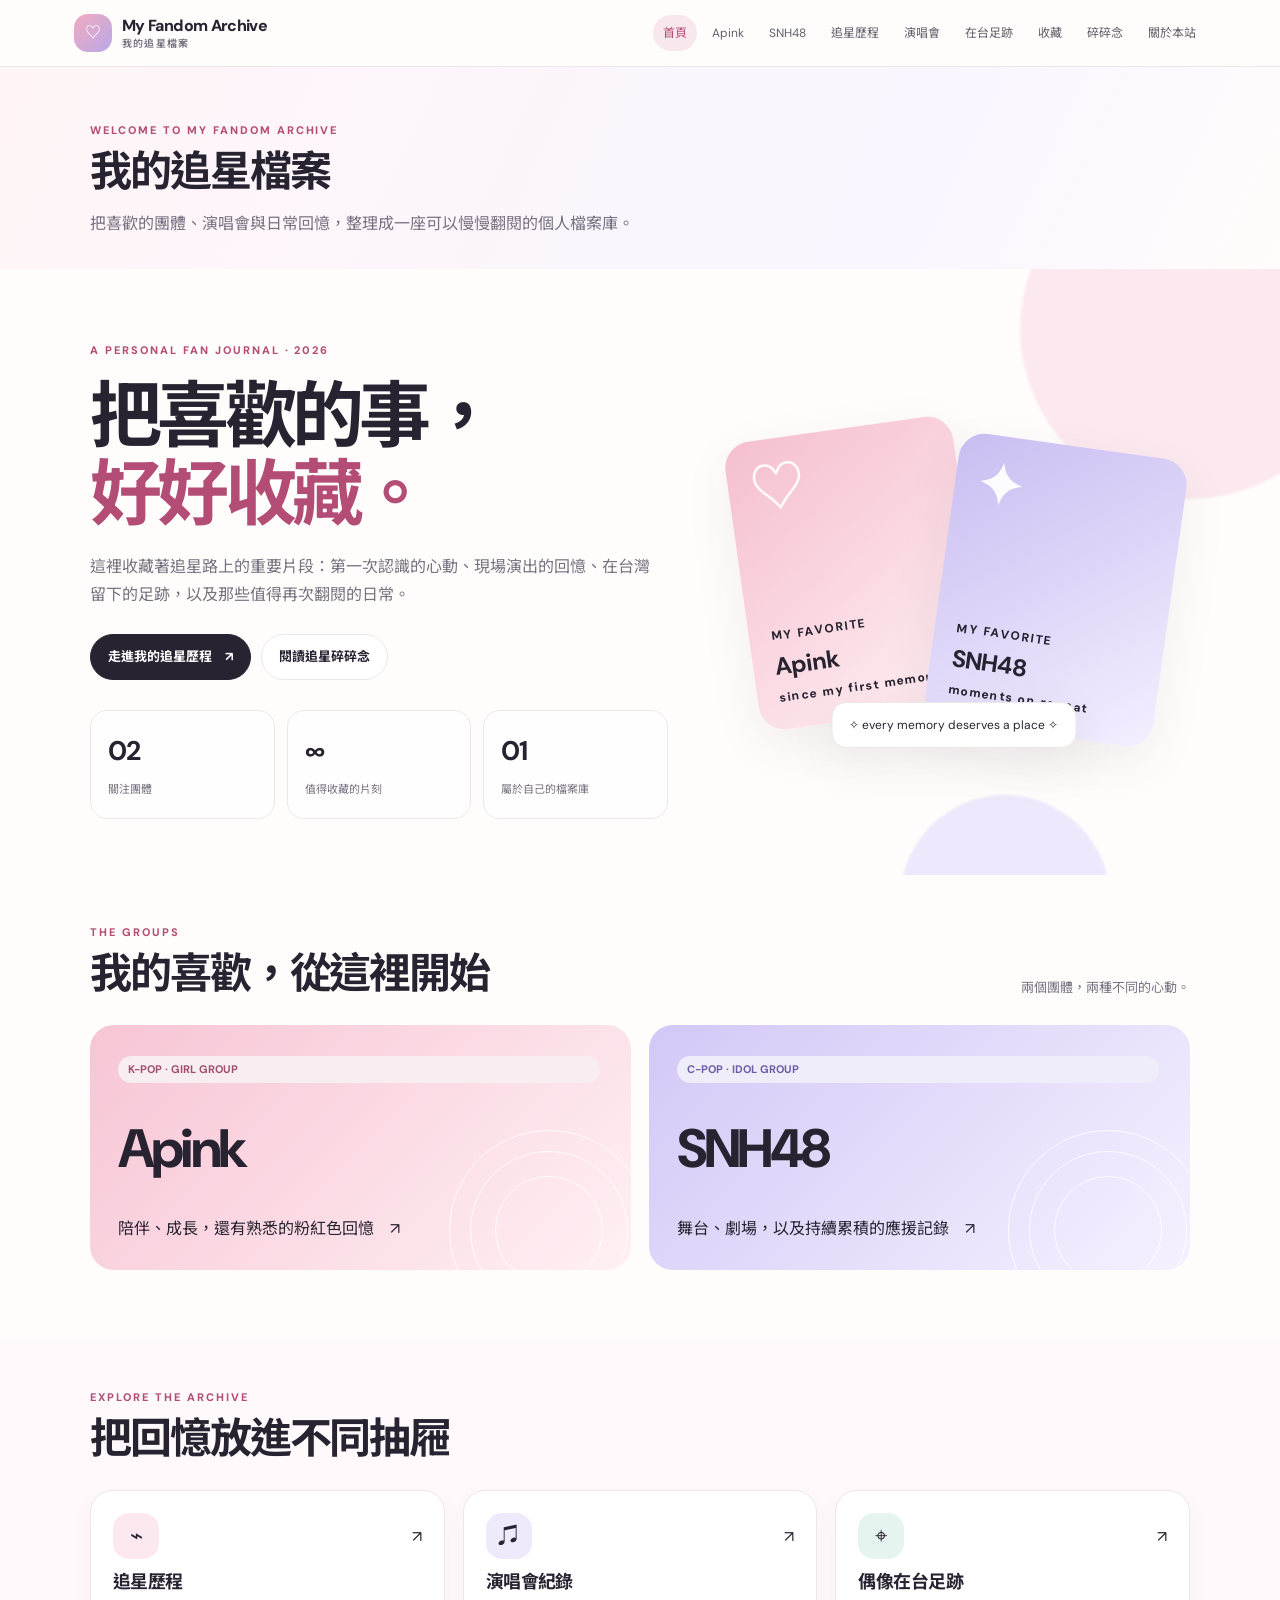
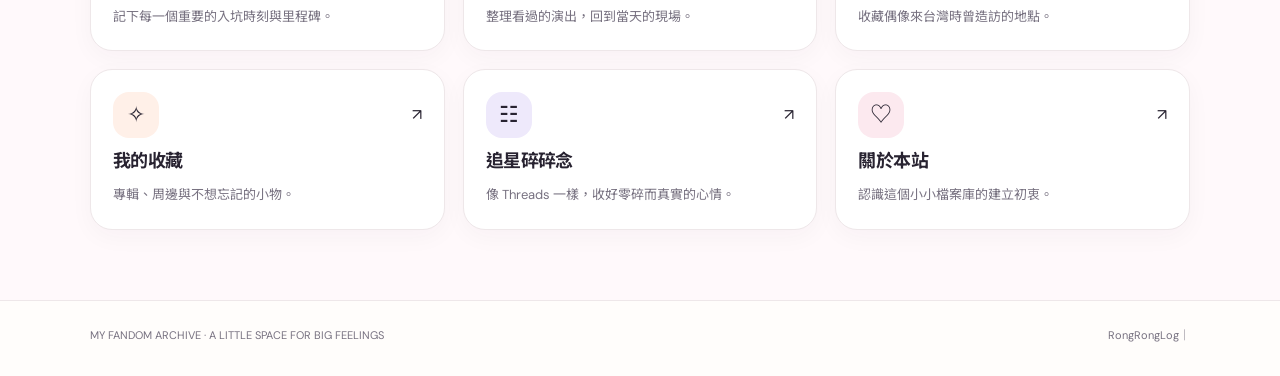
<file: index.html>
<!doctype html>
<html lang="zh-Hant">

<head>
    <meta charset="utf-8">
    <meta name="viewport" content="width=device-width,initial-scale=1">
    <meta name="description" content="把喜歡的團體、演唱會與日常回憶，整理成一座可以慢慢翻閱的個人檔案庫。">
    <title>我的追星檔案｜My Fandom Archive</title>
    <link rel="stylesheet" href="styles.css">
</head>

<body>
    <header class="site-header">
        <div class="nav-wrap"><a class="brand" href="index.html"><span class="brand-mark">♡</span><span
                    class="brand-name">My Fandom Archive<small>我的追星檔案</small></span></a><button class="menu-toggle"
                aria-label="開啟導覽選單" aria-expanded="false">☰</button>
            <nav class="nav"><a href="index.html">首頁</a><a href="apink.html">Apink</a><a href="snh48.html">SNH48</a><a
                    href="journey.html">追星歷程</a><a href="concerts.html">演唱會</a><a href="taiwan.html">在台足跡</a><a
                    href="collection.html">收藏</a><a href="notes.html">碎碎念</a><a href="about.html">關於本站</a></nav>
        </div>
    </header>
    <main>
        <section class="page-heading">
            <div class="container">
                <div class="eyebrow">WELCOME TO MY FANDOM ARCHIVE</div>
                <h1>我的追星檔案</h1>
                <p>把喜歡的團體、演唱會與日常回憶，整理成一座可以慢慢翻閱的個人檔案庫。</p>
            </div>
        </section>
        <section class="hero">
            <div class="container hero-grid">
                <div>
                    <div class="eyebrow">A PERSONAL FAN JOURNAL · 2026</div>
                    <h1>把喜歡的事，<br><span>好好收藏。</span></h1>
                    <p>這裡收藏著追星路上的重要片段：第一次認識的心動、現場演出的回憶、在台灣留下的足跡，以及那些值得再次翻閱的日常。</p>
                    <div class="button-row"><a class="btn" href="journey.html">走進我的追星歷程　↗</a><a class="btn secondary"
                            href="notes.html">閱讀追星碎碎念</a></div>
                    <div class="stats">
                        <div class="stat"><strong>02</strong><span>關注團體</span></div>
                        <div class="stat"><strong>∞</strong><span>值得收藏的片刻</span></div>
                        <div class="stat"><strong>01</strong><span>屬於自己的檔案庫</span></div>
                    </div>
                </div>
                <div class="hero-art">
                    <div class="art-card one">
                        <div class="art-symbol">♡</div>
                        <div class="art-label">MY FAVORITE<br><strong>Apink</strong><span>since my first memory</span>
                        </div>
                    </div>
                    <div class="art-card two">
                        <div class="art-symbol">✦</div>
                        <div class="art-label">MY FAVORITE<br><strong>SNH48</strong><span>moments on repeat</span></div>
                    </div>
                    <div class="floating-note">✧ every memory deserves a place ✧</div>
                </div>
            </div>
        </section>
        <section class="section">
            <div class="container">
                <div class="section-head">
                    <div>
                        <div class="eyebrow">THE GROUPS</div>
                        <h2>我的喜歡，從這裡開始</h2>
                    </div>
                    <p>兩個團體，兩種不同的心動。</p>
                </div>
                <div class="grid two"><a href="apink.html" class="group-banner apink"><span class="tag">K-POP · GIRL
                            GROUP</span><span class="big-word">Apink</span><span>陪伴、成長，還有熟悉的粉紅色回憶　↗</span>
                        <div class="orbit"></div>
                    </a><a href="snh48.html" class="group-banner snh"><span class="tag lav">C-POP · IDOL
                            GROUP</span><span class="big-word">SNH48</span><span>舞台、劇場，以及持續累積的應援記錄　↗</span>
                        <div class="orbit"></div>
                    </a></div>
            </div>
        </section>
        <section class="section" style="background:#fff9fb">
            <div class="container">
                <div class="section-head">
                    <div>
                        <div class="eyebrow">EXPLORE THE ARCHIVE</div>
                        <h2>把回憶放進不同抽屜</h2>
                    </div>
                </div>
                <div class="grid three"><a class="card" href="journey.html">
                        <div class="card-top"><span class="icon-box ">⌁</span><span>↗</span></div>
                        <h3>追星歷程</h3>
                        <p>記下每一個重要的入坑時刻與里程碑。</p>
                    </a><a class="card" href="concerts.html">
                        <div class="card-top"><span class="icon-box lav">♫</span><span>↗</span></div>
                        <h3>演唱會紀錄</h3>
                        <p>整理看過的演出，回到當天的現場。</p>
                    </a><a class="card" href="taiwan.html">
                        <div class="card-top"><span class="icon-box mint">⌖</span><span>↗</span></div>
                        <h3>偶像在台足跡</h3>
                        <p>收藏偶像來台灣時曾造訪的地點。</p>
                    </a><a class="card" href="collection.html">
                        <div class="card-top"><span class="icon-box peach">✧</span><span>↗</span></div>
                        <h3>我的收藏</h3>
                        <p>專輯、周邊與不想忘記的小物。</p>
                    </a><a class="card" href="notes.html">
                        <div class="card-top"><span class="icon-box lav">☷</span><span>↗</span></div>
                        <h3>追星碎碎念</h3>
                        <p>像 Threads 一樣，收好零碎而真實的心情。</p>
                    </a><a class="card" href="about.html">
                        <div class="card-top"><span class="icon-box ">♡</span><span>↗</span></div>
                        <h3>關於本站</h3>
                        <p>認識這個小小檔案庫的建立初衷。</p>
                    </a></div>
            </div>
        </section>
    </main>
    <footer class="footer">
        <div class="container footer-inner"><span>MY FANDOM ARCHIVE · A LITTLE SPACE FOR BIG
                FEELINGS</span><span>RongRongLog｜</span></div>
    </footer>
    <script src="script.js"></script>
</body>

</html>
</file>
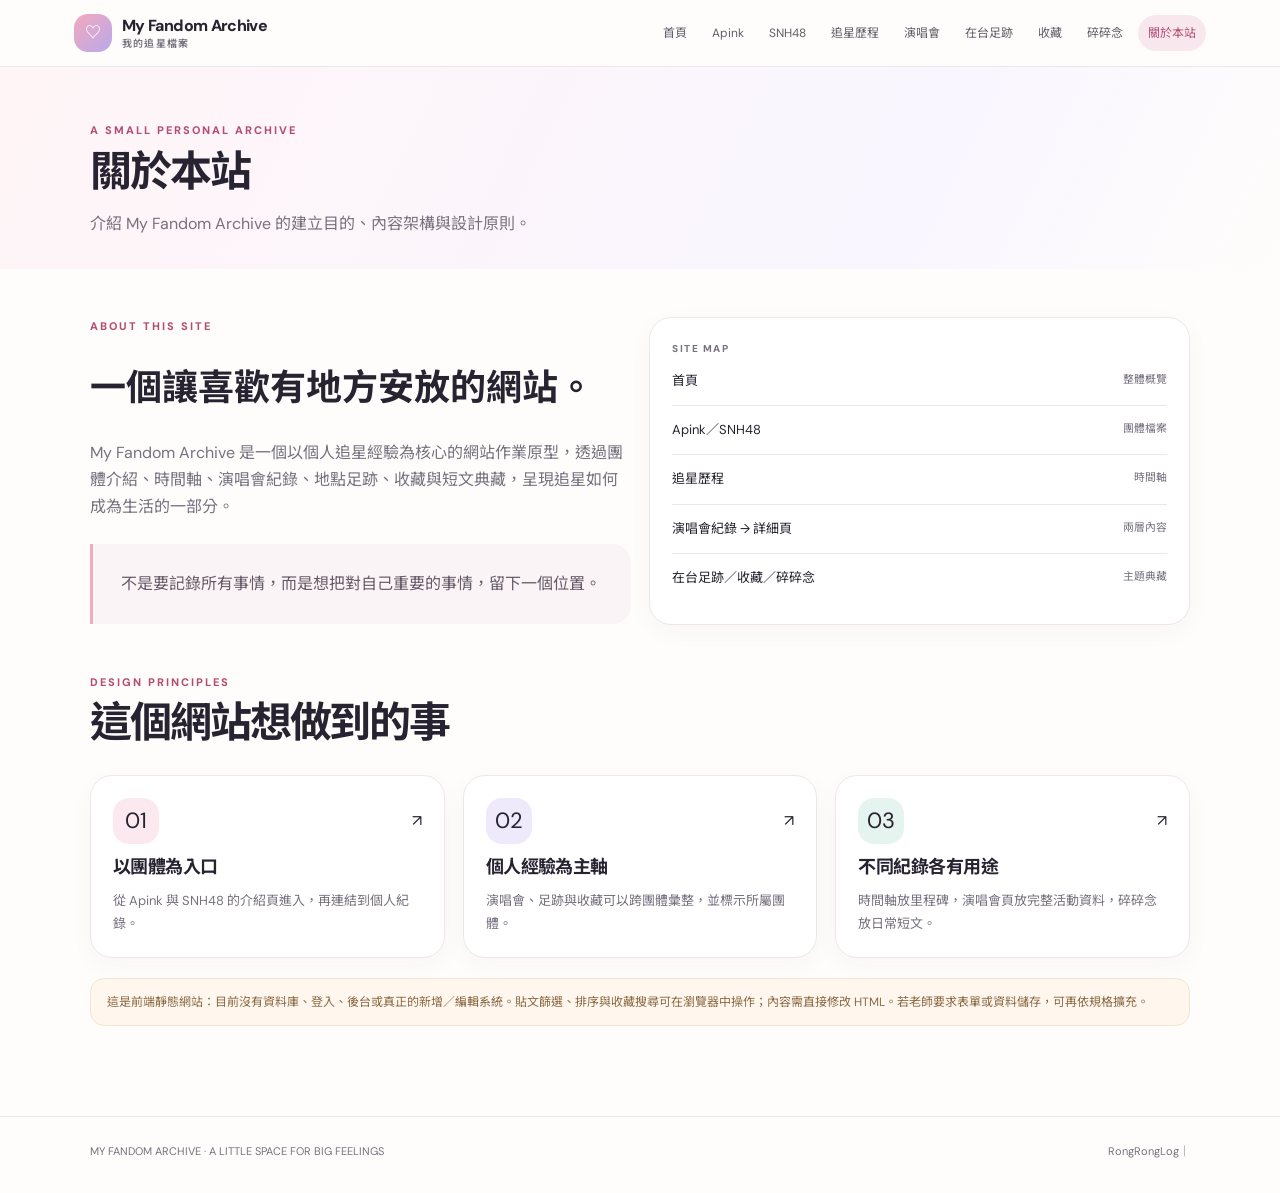
<file: about.html>
<!doctype html>
<html lang="zh-Hant">

<head>
    <meta charset="utf-8">
    <meta name="viewport" content="width=device-width,initial-scale=1">
    <meta name="description" content="介紹 My Fandom Archive 的建立目的、內容架構與設計原則。">
    <title>關於本站｜My Fandom Archive</title>
    <link rel="stylesheet" href="styles.css">
</head>
<body>
    <header class="site-header">
        <div class="nav-wrap"><a class="brand" href="index.html"><span class="brand-mark">♡</span><span
                    class="brand-name">My Fandom Archive<small>我的追星檔案</small></span></a><button class="menu-toggle"
                aria-label="開啟導覽選單" aria-expanded="false">☰</button>
            <nav class="nav"><a href="index.html">首頁</a><a href="apink.html">Apink</a><a href="snh48.html">SNH48</a><a
                    href="journey.html">追星歷程</a><a href="concerts.html">演唱會</a><a href="taiwan.html">在台足跡</a><a
                    href="collection.html">收藏</a><a href="notes.html">碎碎念</a><a href="about.html">關於本站</a></nav>
        </div>
    </header>
    <main>
        <section class="page-heading">
            <div class="container">
                <div class="eyebrow">A SMALL PERSONAL ARCHIVE</div>
                <h1>關於本站</h1>
                <p>介紹 My Fandom Archive 的建立目的、內容架構與設計原則。</p>
            </div>
        </section>
        <section class="section">
            <div class="container">
                <div class="grid two">
                    <div>
                        <div class="eyebrow">ABOUT THIS SITE</div>
                        <h2 style="font-size:36px;line-height:1.2">一個讓喜歡有地方安放的網站。</h2>
                        <p style="color:var(--muted)">My Fandom Archive
                            是一個以個人追星經驗為核心的網站作業原型，透過團體介紹、時間軸、演唱會紀錄、地點足跡、收藏與短文典藏，呈現追星如何成為生活的一部分。</p>
                        <div class="quote" style="margin-top:24px">不是要記錄所有事情，而是想把對自己重要的事情，留下一個位置。</div>
                    </div>
                    <div class="card">
                        <div class="smallcaps">SITE MAP</div>
                        <ul class="list">
                            <li><span>首頁</span><small>整體概覽</small></li>
                            <li><span>Apink／SNH48</span><small>團體檔案</small></li>
                            <li><span>追星歷程</span><small>時間軸</small></li>
                            <li><span>演唱會紀錄 → 詳細頁</span><small>兩層內容</small></li>
                            <li><span>在台足跡／收藏／碎碎念</span><small>主題典藏</small></li>
                        </ul>
                    </div>
                </div>
                <div class="section-head" style="margin-top:48px">
                    <div>
                        <div class="eyebrow">DESIGN PRINCIPLES</div>
                        <h2>這個網站想做到的事</h2>
                    </div>
                </div>
                <div class="grid three"><a class="card" href="apink.html">
                        <div class="card-top"><span class="icon-box ">01</span><span>↗</span></div>
                        <h3>以團體為入口</h3>
                        <p>從 Apink 與 SNH48 的介紹頁進入，再連結到個人紀錄。</p>
                    </a><a class="card" href="concerts.html">
                        <div class="card-top"><span class="icon-box lav">02</span><span>↗</span></div>
                        <h3>個人經驗為主軸</h3>
                        <p>演唱會、足跡與收藏可以跨團體彙整，並標示所屬團體。</p>
                    </a><a class="card" href="notes.html">
                        <div class="card-top"><span class="icon-box mint">03</span><span>↗</span></div>
                        <h3>不同紀錄各有用途</h3>
                        <p>時間軸放里程碑，演唱會頁放完整活動資料，碎碎念放日常短文。</p>
                    </a></div>
                <div class="notice">這是前端靜態網站：目前沒有資料庫、登入、後台或真正的新增／編輯系統。貼文篩選、排序與收藏搜尋可在瀏覽器中操作；內容需直接修改
                    HTML。若老師要求表單或資料儲存，可再依規格擴充。</div>
            </div>
        </section>
    </main>
    <footer class="footer">
        <div class="container footer-inner"><span>MY FANDOM ARCHIVE · A LITTLE SPACE FOR BIG
                FEELINGS</span><span>RongRongLog｜</span></div>
    </footer>
    <script src="script.js"></script>
</body>

</html>
</file>
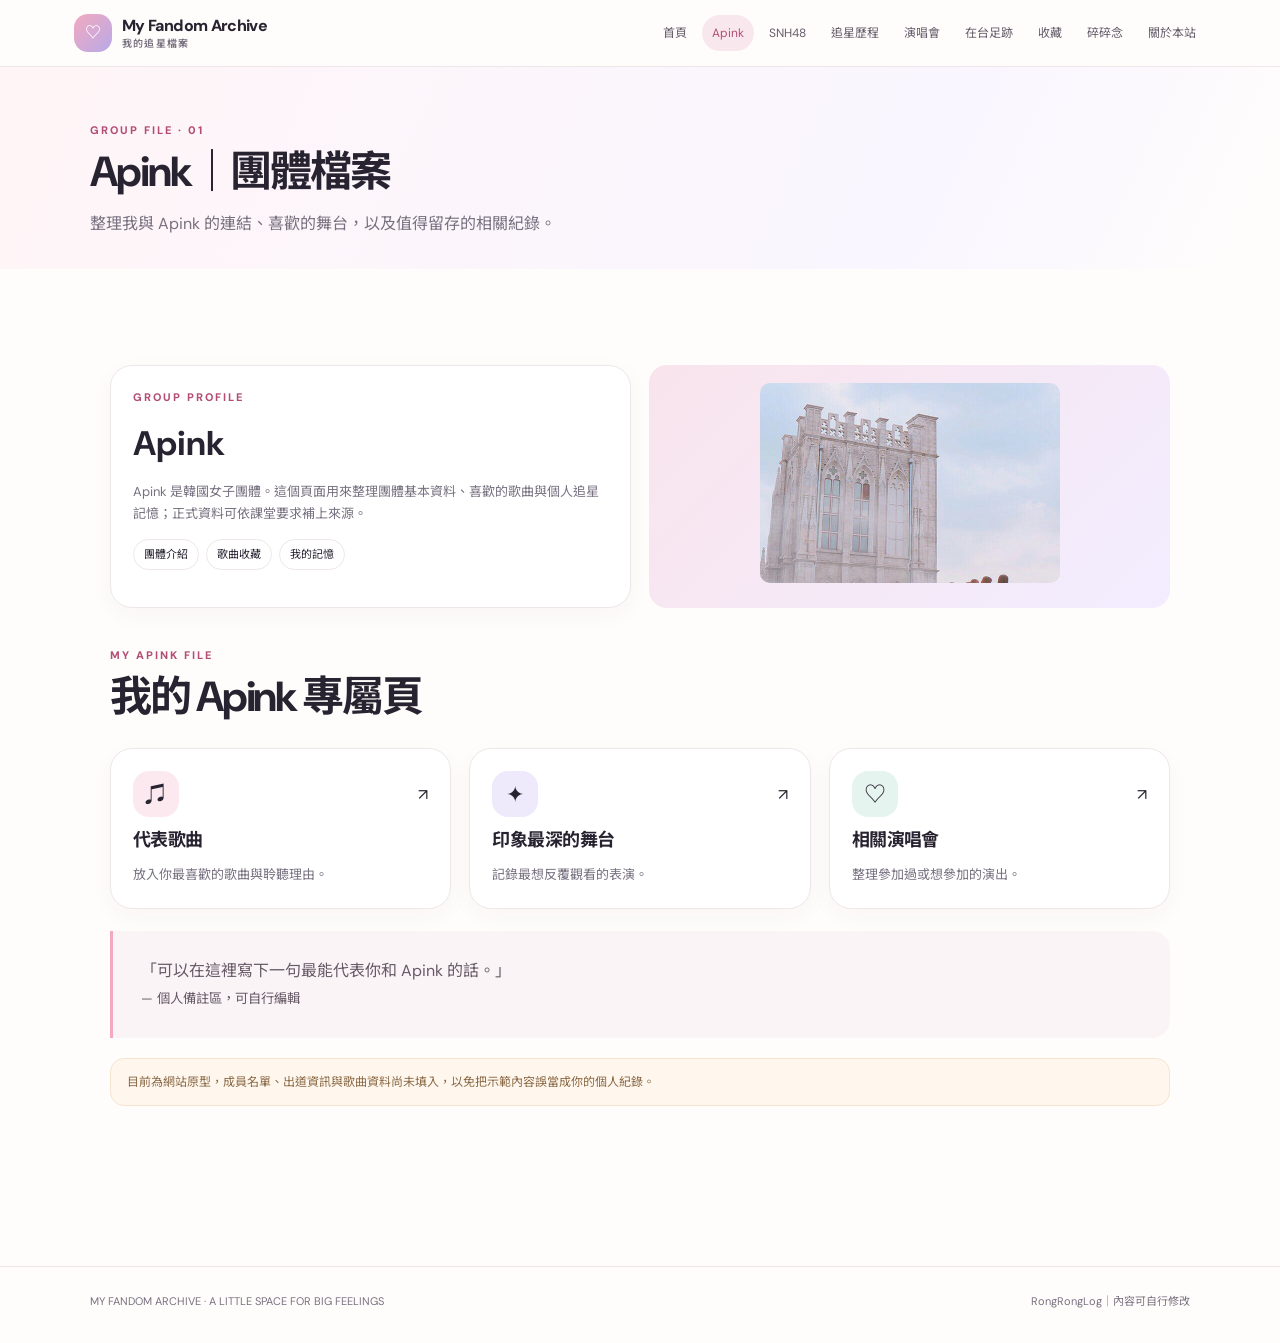
<file: apink.html>
<!doctype html>
<html lang="zh-Hant">
    <head>
        <meta charset="utf-8">
        <meta name="viewport" content="width=device-width,initial-scale=1">
        <meta name="description" content="整理我與 Apink 的連結、喜歡的舞台，以及值得留存的相關紀錄。">
        <title>Apink｜團體檔案｜My Fandom Archive</title>
        <link rel="stylesheet" href="styles.css">
    </head>
    <body>
        <header class="site-header">
            <div class="nav-wrap">
                <a class="brand" href="index.html">
                    <span class="brand-mark">♡</span>
                    <span class="brand-name">
                        My Fandom Archive<small>我的追星檔案</small>
                    </span>
                </a>
                <button class="menu-toggle" aria-label="開啟導覽選單" aria-expanded="false">☰</button>
                <nav class="nav">
                    <a href="index.html">首頁</a>
                    <a href="apink.html">Apink</a>
                    <a href="snh48.html">SNH48</a>
                    <a href="journey.html">追星歷程</a>
                    <a href="concerts.html">演唱會</a>
                    <a href="taiwan.html">在台足跡</a>
                    <a href="collection.html">收藏</a>
                    <a href="notes.html">碎碎念</a>
                    <a href="about.html">關於本站</a>
                </nav>
            </div>
        </header>
        <main>
            <section class="page-heading">
                <div class="container">
                    <div class="eyebrow">GROUP FILE · 01</div>
                    <h1>Apink｜團體檔案</h1>
                    <p>整理我與 Apink 的連結、喜歡的舞台，以及值得留存的相關紀錄。</p>
                </div>
            </section>
            <section class="section">
                <div class="container">
                    <section class="section">
                        <div class="container">
                            <div class="grid two">
                                <div class="card">
                                    <div class="eyebrow">GROUP PROFILE</div>
                                    <h2 style="font-size:34px;margin:8px 0">Apink</h2>
                                    <p>Apink 是韓國女子團體。這個頁面用來整理團體基本資料、喜歡的歌曲與個人追星記憶；正式資料可依課堂要求補上來源。</p>
                                    <div class="member-pills">
                                        <span>團體介紹</span>
                                        <span>歌曲收藏</span>
                                        <span>我的記憶</span>
                                    </div>
                                </div>
                                <div class="photo-placeholder">
                                    <div>
                                     <img src="images/IMG_20160907_165725_533.jpg"
                                         alt="偶像照片"style="width:300px; height:200px; object-fit:cover; border-radius:10px;">
                                    </div>
                                </div>
                            </div>
                            <div class="section-head" style="margin-top:38px">
                                <div>
                                    <div class="eyebrow">MY APINK FILE</div>
                                    <h2>我的 Apink 專屬頁</h2>
                                </div>
                            </div>
                            <div class="grid three">
                                <a class="card" href="collection.html">
                                    <div class="card-top">
                                        <span class="icon-box ">♫</span>
                                        <span>↗</span>
                                    </div>
                                    <h3>代表歌曲</h3>
                                    <p>放入你最喜歡的歌曲與聆聽理由。</p>
                                </a>
                                <a class="card" href="notes.html">
                                    <div class="card-top">
                                        <span class="icon-box lav">✦</span>
                                        <span>↗</span>
                                    </div>
                                    <h3>印象最深的舞台</h3>
                                    <p>記錄最想反覆觀看的表演。</p>
                                </a>
                                <a class="card" href="concerts.html">
                                    <div class="card-top">
                                        <span class="icon-box mint">♡</span>
                                        <span>↗</span>
                                    </div>
                                    <h3>相關演唱會</h3>
                                    <p>整理參加過或想參加的演出。</p>
                                </a>
                            </div>
                            <div class="quote" style="margin-top:22px">
                                「可以在這裡寫下一句最能代表你和 Apink 的話。」<br>
                                <small>— 個人備註區，可自行編輯</small>
                            </div>
                            <div class="notice">目前為網站原型，成員名單、出道資訊與歌曲資料尚未填入，以免把示範內容誤當成你的個人紀錄。</div>
                        </div>
                    </section>
                </div>
            </section>
        </main>
        <footer class="footer">
            <div class="container footer-inner">
                <span>MY FANDOM ARCHIVE · A LITTLE SPACE FOR BIG FEELINGS</span>
                <span>RongRongLog｜內容可自行修改</span>
            </div>
        </footer>
        <script src="script.js"></script>
    </body>
</html>
</file>
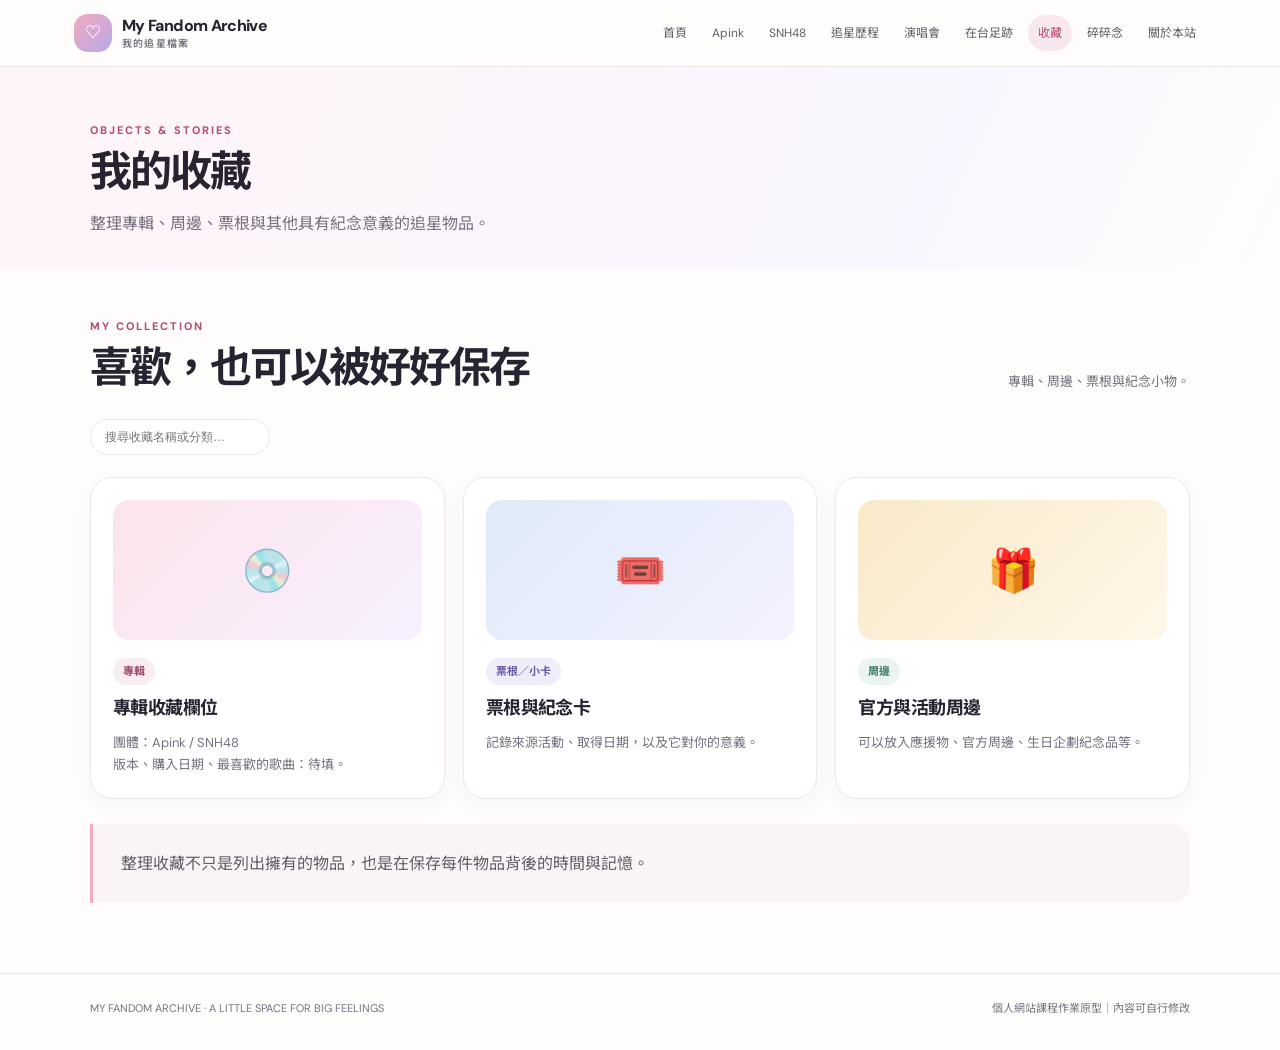
<file: collection.html>
<!doctype html><html lang="zh-Hant"><head><meta charset="utf-8"><meta name="viewport" content="width=device-width,initial-scale=1"><meta name="description" content="整理專輯、周邊、票根與其他具有紀念意義的追星物品。"><title>我的收藏｜My Fandom Archive</title><link rel="stylesheet" href="styles.css"></head><body><header class="site-header"><div class="nav-wrap"><a class="brand" href="index.html"><span class="brand-mark">♡</span><span class="brand-name">My Fandom Archive<small>我的追星檔案</small></span></a><button class="menu-toggle" aria-label="開啟導覽選單" aria-expanded="false">☰</button><nav class="nav"><a href="index.html">首頁</a><a href="apink.html">Apink</a><a href="snh48.html">SNH48</a><a href="journey.html">追星歷程</a><a href="concerts.html">演唱會</a><a href="taiwan.html">在台足跡</a><a href="collection.html">收藏</a><a href="notes.html">碎碎念</a><a href="about.html">關於本站</a></nav></div></header><main><section class="page-heading"><div class="container"><div class="eyebrow">OBJECTS & STORIES</div><h1>我的收藏</h1><p>整理專輯、周邊、票根與其他具有紀念意義的追星物品。</p></div></section><section class="section"><div class="container"><div class="section-head"><div><div class="eyebrow">MY COLLECTION</div><h2>喜歡，也可以被好好保存</h2></div><p>專輯、周邊、票根與紀念小物。</p></div><div class="filters"><input id="site-search" type="search" placeholder="搜尋收藏名稱或分類…" aria-label="搜尋收藏"></div><div class="grid three"><article class="card" data-searchable><div class="collection-art">💿</div><span class="tag">專輯</span><h3>專輯收藏欄位</h3><p>團體：Apink / SNH48<br>版本、購入日期、最喜歡的歌曲：待填。</p></article><article class="card" data-searchable><div class="collection-art blue">🎟️</div><span class="tag lav">票根／小卡</span><h3>票根與紀念卡</h3><p>記錄來源活動、取得日期，以及它對你的意義。</p></article><article class="card" data-searchable><div class="collection-art gold">🎁</div><span class="tag mint">周邊</span><h3>官方與活動周邊</h3><p>可以放入應援物、官方周邊、生日企劃紀念品等。</p></article></div><div class="quote" style="margin-top:25px">整理收藏不只是列出擁有的物品，也是在保存每件物品背後的時間與記憶。</div></div></section></main><footer class="footer"><div class="container footer-inner"><span>MY FANDOM ARCHIVE · A LITTLE SPACE FOR BIG FEELINGS</span><span>個人網站課程作業原型｜內容可自行修改</span></div></footer><script src="script.js"></script></body></html>
</file>
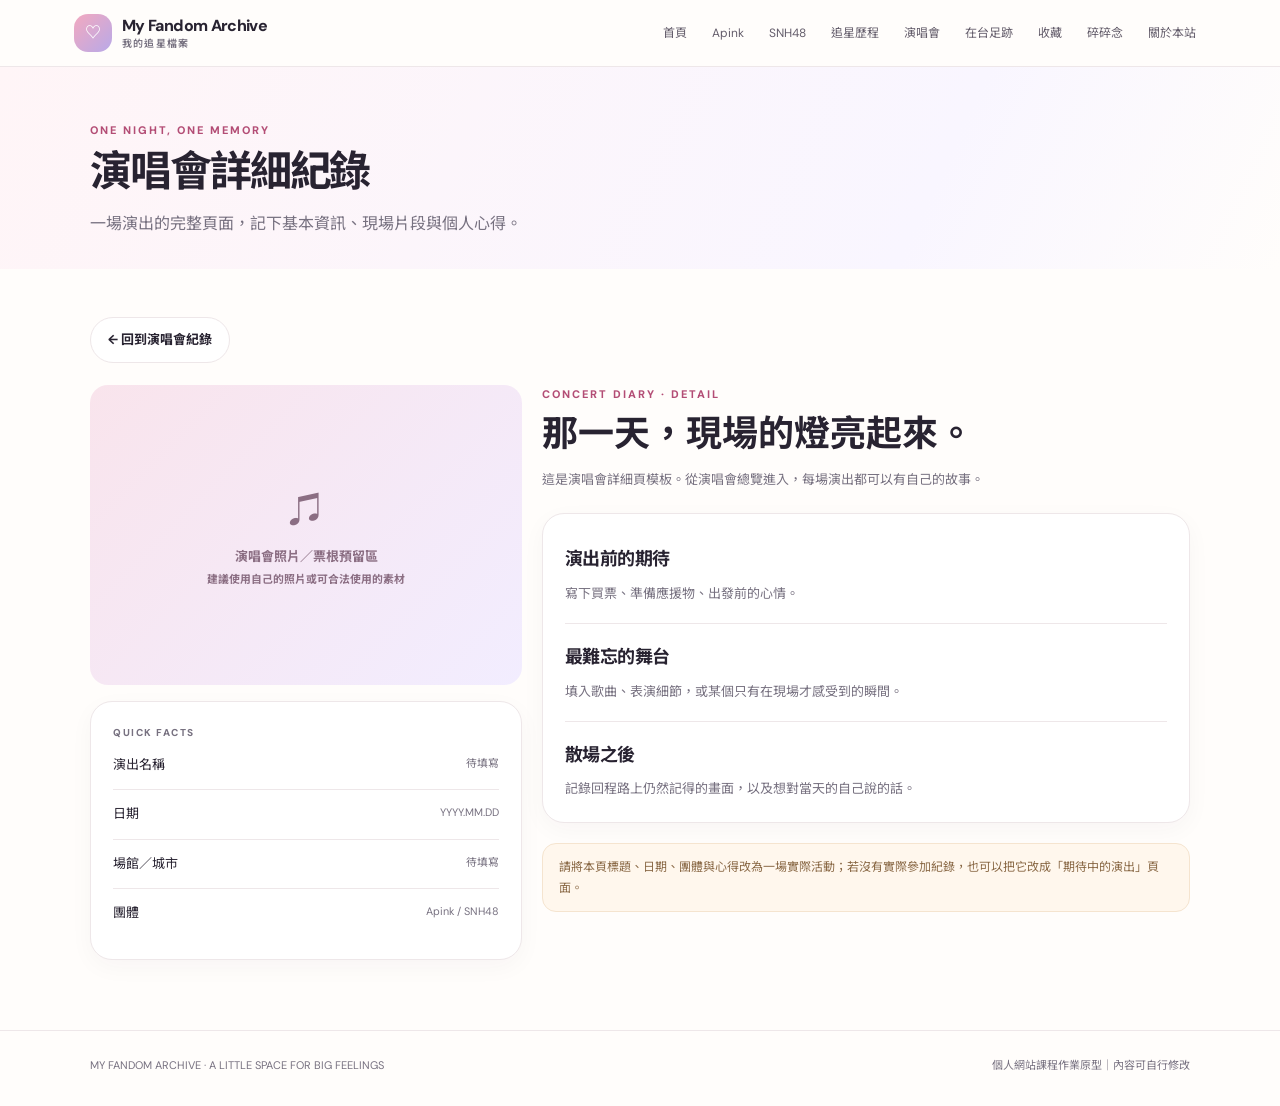
<file: concert-detail.html>
<!doctype html><html lang="zh-Hant"><head><meta charset="utf-8"><meta name="viewport" content="width=device-width,initial-scale=1"><meta name="description" content="一場演出的完整頁面，記下基本資訊、現場片段與個人心得。"><title>演唱會詳細紀錄｜My Fandom Archive</title><link rel="stylesheet" href="styles.css"></head><body><header class="site-header"><div class="nav-wrap"><a class="brand" href="index.html"><span class="brand-mark">♡</span><span class="brand-name">My Fandom Archive<small>我的追星檔案</small></span></a><button class="menu-toggle" aria-label="開啟導覽選單" aria-expanded="false">☰</button><nav class="nav"><a href="index.html">首頁</a><a href="apink.html">Apink</a><a href="snh48.html">SNH48</a><a href="journey.html">追星歷程</a><a href="concerts.html">演唱會</a><a href="taiwan.html">在台足跡</a><a href="collection.html">收藏</a><a href="notes.html">碎碎念</a><a href="about.html">關於本站</a></nav></div></header><main><section class="page-heading"><div class="container"><div class="eyebrow">ONE NIGHT, ONE MEMORY</div><h1>演唱會詳細紀錄</h1><p>一場演出的完整頁面，記下基本資訊、現場片段與個人心得。</p></div></section><section class="section"><div class="container"><div class="button-row" style="margin-bottom:22px"><a class="btn secondary" href="concerts.html">← 回到演唱會紀錄</a></div><div class="detail-grid"><div><div class="photo-placeholder" style="min-height:300px"><div><span>♫</span>演唱會照片／票根預留區<br><small>建議使用自己的照片或可合法使用的素材</small></div></div><div class="card" style="margin-top:16px"><div class="smallcaps">QUICK FACTS</div><ul class="list"><li><span>演出名稱</span><small>待填寫</small></li><li><span>日期</span><small>YYYY.MM.DD</small></li><li><span>場館／城市</span><small>待填寫</small></li><li><span>團體</span><small>Apink / SNH48</small></li></ul></div></div><div><div class="eyebrow">CONCERT DIARY · DETAIL</div><h2 style="font-size:36px;line-height:1.2;margin:8px 0 14px">那一天，現場的燈亮起來。</h2><p style="color:var(--muted);font-size:13px">這是演唱會詳細頁模板。從演唱會總覽進入，每場演出都可以有自己的故事。</p><div class="card" style="margin-top:22px"><h3>演出前的期待</h3><p>寫下買票、準備應援物、出發前的心情。</p><hr style="border:0;border-top:1px solid var(--line);margin:18px 0"><h3>最難忘的舞台</h3><p>填入歌曲、表演細節，或某個只有在現場才感受到的瞬間。</p><hr style="border:0;border-top:1px solid var(--line);margin:18px 0"><h3>散場之後</h3><p>記錄回程路上仍然記得的畫面，以及想對當天的自己說的話。</p></div><div class="notice">請將本頁標題、日期、團體與心得改為一場實際活動；若沒有實際參加紀錄，也可以把它改成「期待中的演出」頁面。</div></div></div></div></section></main><footer class="footer"><div class="container footer-inner"><span>MY FANDOM ARCHIVE · A LITTLE SPACE FOR BIG FEELINGS</span><span>個人網站課程作業原型｜內容可自行修改</span></div></footer><script src="script.js"></script></body></html>
</file>
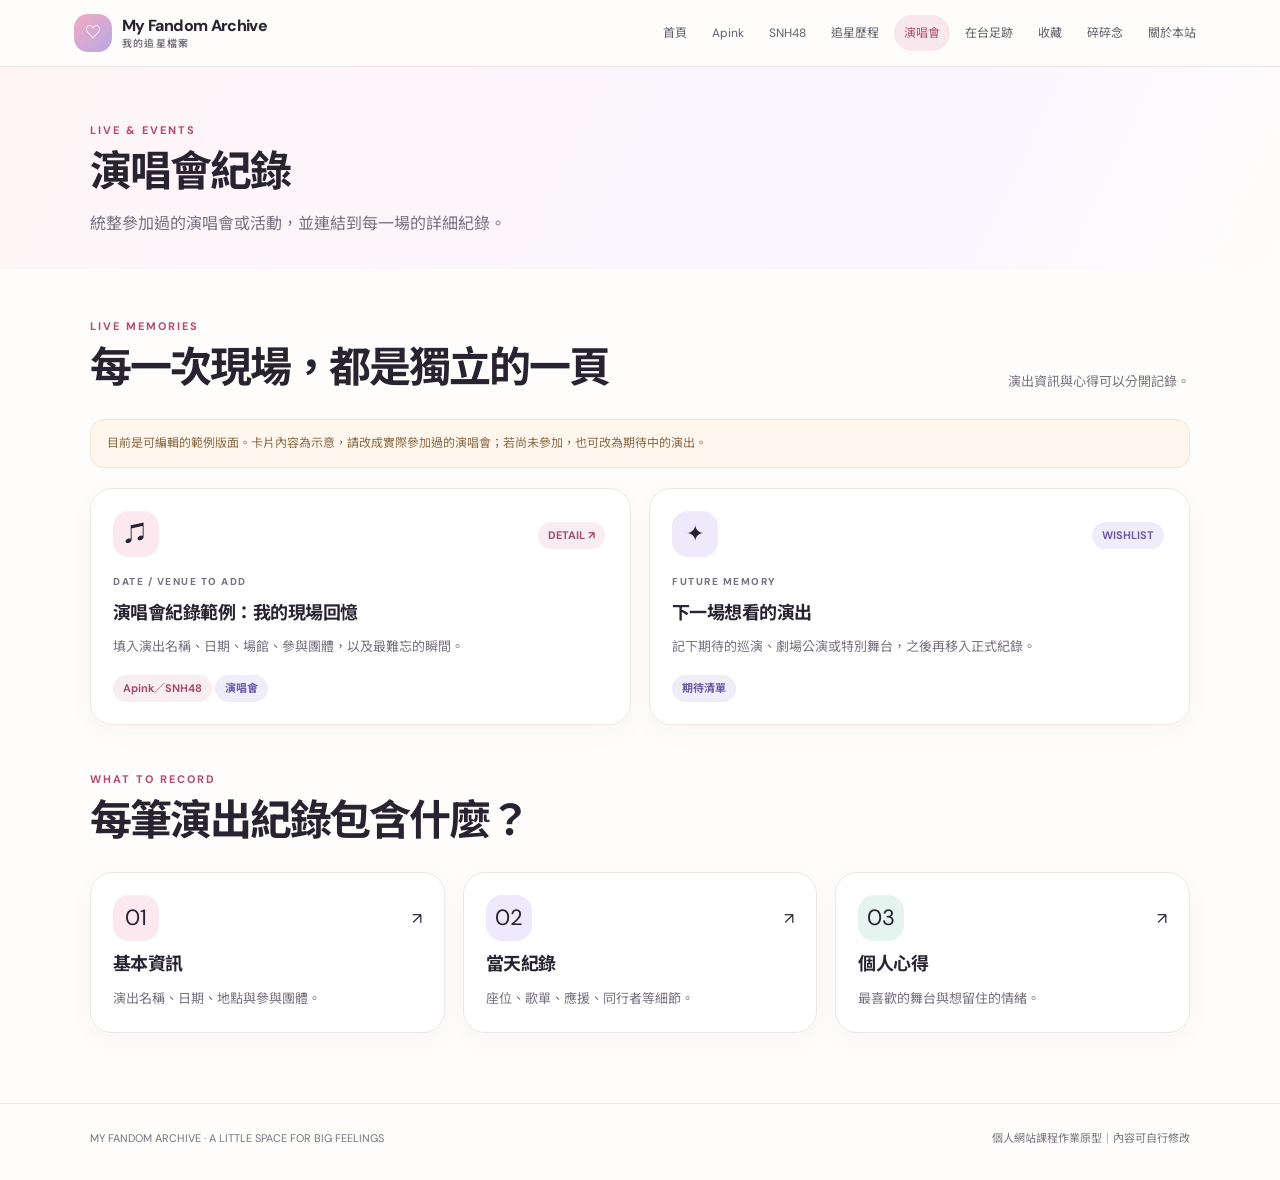
<file: concerts.html>
<!doctype html><html lang="zh-Hant"><head><meta charset="utf-8"><meta name="viewport" content="width=device-width,initial-scale=1"><meta name="description" content="統整參加過的演唱會或活動，並連結到每一場的詳細紀錄。"><title>演唱會紀錄｜My Fandom Archive</title><link rel="stylesheet" href="styles.css"></head><body><header class="site-header"><div class="nav-wrap"><a class="brand" href="index.html"><span class="brand-mark">♡</span><span class="brand-name">My Fandom Archive<small>我的追星檔案</small></span></a><button class="menu-toggle" aria-label="開啟導覽選單" aria-expanded="false">☰</button><nav class="nav"><a href="index.html">首頁</a><a href="apink.html">Apink</a><a href="snh48.html">SNH48</a><a href="journey.html">追星歷程</a><a href="concerts.html">演唱會</a><a href="taiwan.html">在台足跡</a><a href="collection.html">收藏</a><a href="notes.html">碎碎念</a><a href="about.html">關於本站</a></nav></div></header><main><section class="page-heading"><div class="container"><div class="eyebrow">LIVE & EVENTS</div><h1>演唱會紀錄</h1><p>統整參加過的演唱會或活動，並連結到每一場的詳細紀錄。</p></div></section><section class="section"><div class="container"><div class="section-head"><div><div class="eyebrow">LIVE MEMORIES</div><h2>每一次現場，都是獨立的一頁</h2></div><p>演出資訊與心得可以分開記錄。</p></div><div class="notice">目前是可編輯的範例版面。卡片內容為示意，請改成實際參加過的演唱會；若尚未參加，也可改為期待中的演出。</div><div class="grid two"><a class="card" href="concert-detail.html"><div class="card-top"><span class="icon-box">♫</span><span class="tag">DETAIL ↗</span></div><div class="smallcaps" style="margin-top:16px">DATE / VENUE TO ADD</div><h3>演唱會紀錄範例：我的現場回憶</h3><p>填入演出名稱、日期、場館、參與團體，以及最難忘的瞬間。</p><div style="margin-top:14px"><span class="tag">Apink／SNH48</span><span class="tag lav">演唱會</span></div></a><div class="card"><div class="card-top"><span class="icon-box lav">✦</span><span class="tag lav">WISHLIST</span></div><div class="smallcaps" style="margin-top:16px">FUTURE MEMORY</div><h3>下一場想看的演出</h3><p>記下期待的巡演、劇場公演或特別舞台，之後再移入正式紀錄。</p><div style="margin-top:14px"><span class="tag lav">期待清單</span></div></div></div><div class="section-head" style="margin-top:45px"><div><div class="eyebrow">WHAT TO RECORD</div><h2>每筆演出紀錄包含什麼？</h2></div></div><div class="grid three"><a class="card" href="concert-detail.html"><div class="card-top"><span class="icon-box ">01</span><span>↗</span></div><h3>基本資訊</h3><p>演出名稱、日期、地點與參與團體。</p></a><a class="card" href="concert-detail.html"><div class="card-top"><span class="icon-box lav">02</span><span>↗</span></div><h3>當天紀錄</h3><p>座位、歌單、應援、同行者等細節。</p></a><a class="card" href="concert-detail.html"><div class="card-top"><span class="icon-box mint">03</span><span>↗</span></div><h3>個人心得</h3><p>最喜歡的舞台與想留住的情緒。</p></a></div></div></section></main><footer class="footer"><div class="container footer-inner"><span>MY FANDOM ARCHIVE · A LITTLE SPACE FOR BIG FEELINGS</span><span>個人網站課程作業原型｜內容可自行修改</span></div></footer><script src="script.js"></script></body></html>
</file>
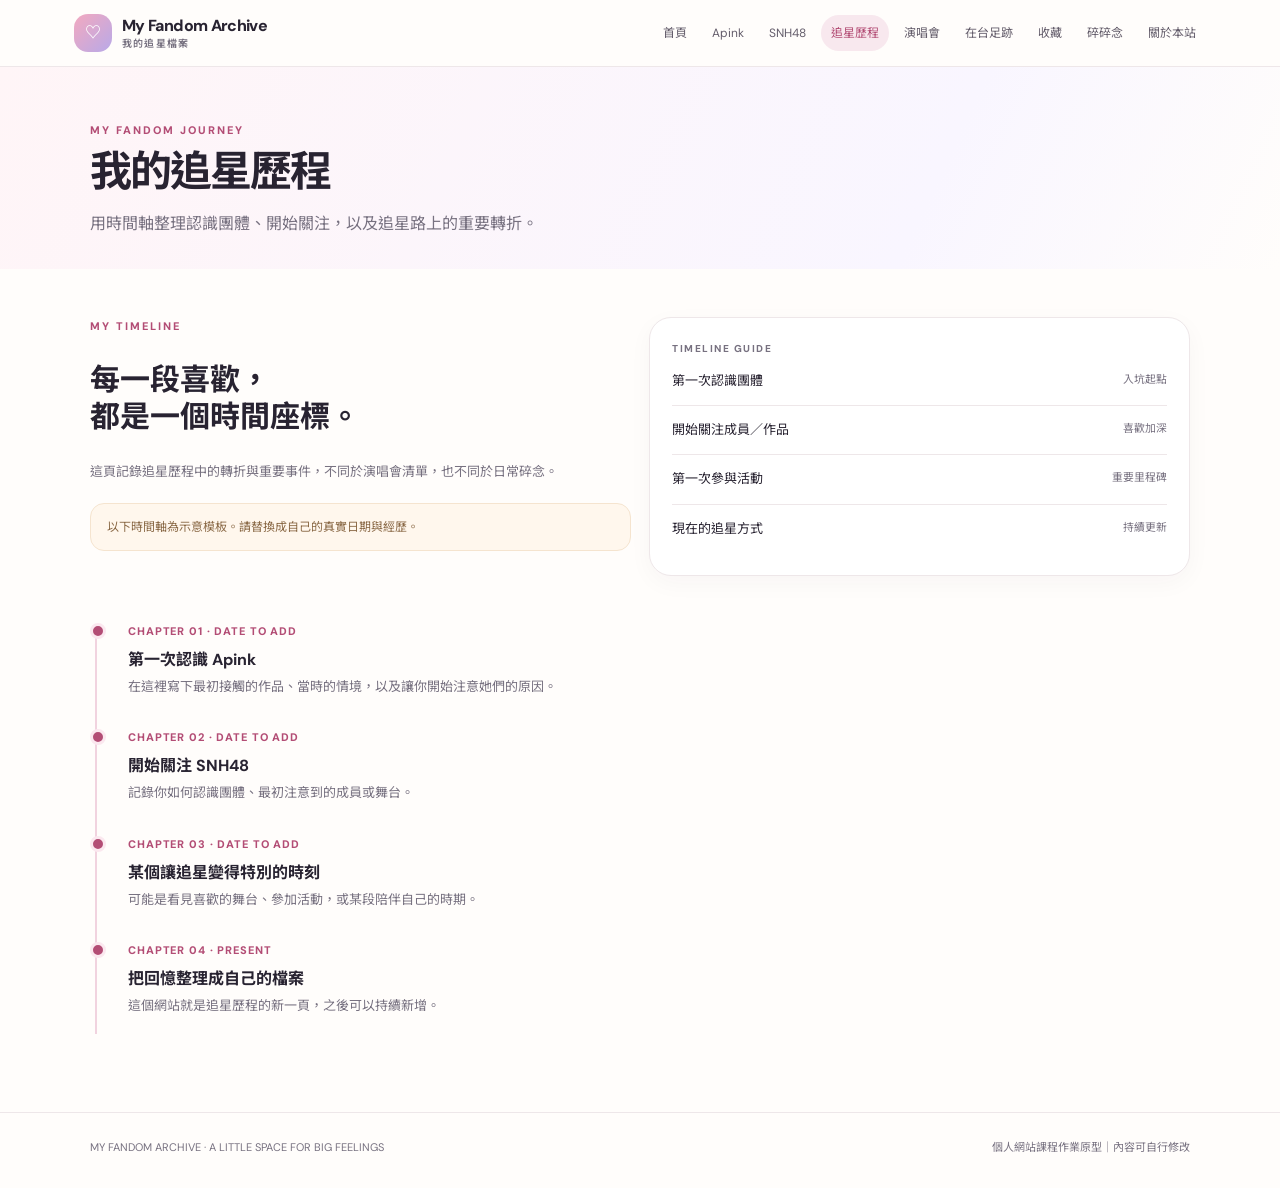
<file: journey.html>
<!doctype html><html lang="zh-Hant"><head><meta charset="utf-8"><meta name="viewport" content="width=device-width,initial-scale=1"><meta name="description" content="用時間軸整理認識團體、開始關注，以及追星路上的重要轉折。"><title>我的追星歷程｜My Fandom Archive</title><link rel="stylesheet" href="styles.css"></head><body><header class="site-header"><div class="nav-wrap"><a class="brand" href="index.html"><span class="brand-mark">♡</span><span class="brand-name">My Fandom Archive<small>我的追星檔案</small></span></a><button class="menu-toggle" aria-label="開啟導覽選單" aria-expanded="false">☰</button><nav class="nav"><a href="index.html">首頁</a><a href="apink.html">Apink</a><a href="snh48.html">SNH48</a><a href="journey.html">追星歷程</a><a href="concerts.html">演唱會</a><a href="taiwan.html">在台足跡</a><a href="collection.html">收藏</a><a href="notes.html">碎碎念</a><a href="about.html">關於本站</a></nav></div></header><main><section class="page-heading"><div class="container"><div class="eyebrow">MY FANDOM JOURNEY</div><h1>我的追星歷程</h1><p>用時間軸整理認識團體、開始關注，以及追星路上的重要轉折。</p></div></section><section class="section"><div class="container"><div class="grid two"><div><div class="eyebrow">MY TIMELINE</div><h2 style="font-size:30px;line-height:1.25">每一段喜歡，<br>都是一個時間座標。</h2><p style="color:var(--muted);font-size:13px">這頁記錄追星歷程中的轉折與重要事件，不同於演唱會清單，也不同於日常碎念。</p><div class="notice">以下時間軸為示意模板。請替換成自己的真實日期與經歷。</div></div><div class="card"><div class="smallcaps">TIMELINE GUIDE</div><ul class="list"><li><span>第一次認識團體</span><small>入坑起點</small></li><li><span>開始關注成員／作品</span><small>喜歡加深</small></li><li><span>第一次參與活動</span><small>重要里程碑</small></li><li><span>現在的追星方式</span><small>持續更新</small></li></ul></div></div><div class="timeline" style="margin-top:40px;max-width:720px"><div class="timeline-item"><time>CHAPTER 01 · DATE TO ADD</time><h3>第一次認識 Apink</h3><p>在這裡寫下最初接觸的作品、當時的情境，以及讓你開始注意她們的原因。</p></div><div class="timeline-item"><time>CHAPTER 02 · DATE TO ADD</time><h3>開始關注 SNH48</h3><p>記錄你如何認識團體、最初注意到的成員或舞台。</p></div><div class="timeline-item"><time>CHAPTER 03 · DATE TO ADD</time><h3>某個讓追星變得特別的時刻</h3><p>可能是看見喜歡的舞台、參加活動，或某段陪伴自己的時期。</p></div><div class="timeline-item"><time>CHAPTER 04 · PRESENT</time><h3>把回憶整理成自己的檔案</h3><p>這個網站就是追星歷程的新一頁，之後可以持續新增。</p></div></div></div></section></main><footer class="footer"><div class="container footer-inner"><span>MY FANDOM ARCHIVE · A LITTLE SPACE FOR BIG FEELINGS</span><span>個人網站課程作業原型｜內容可自行修改</span></div></footer><script src="script.js"></script></body></html>
</file>
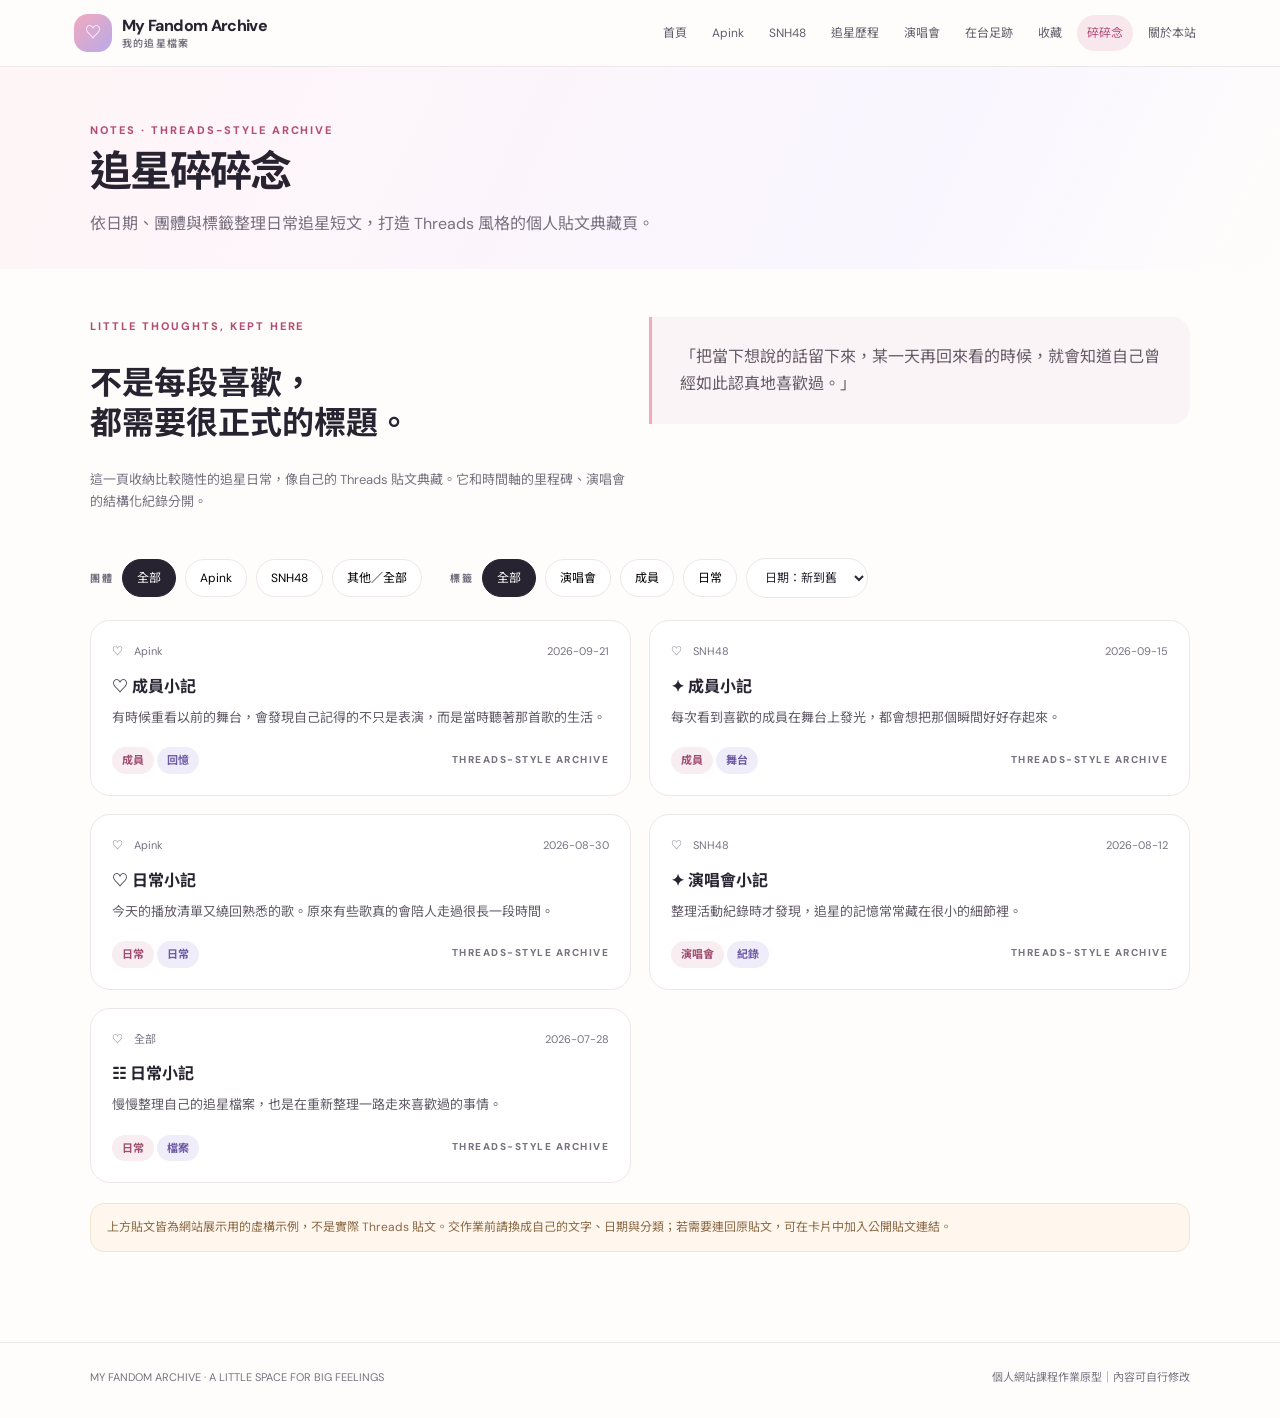
<file: notes.html>
<!doctype html><html lang="zh-Hant"><head><meta charset="utf-8"><meta name="viewport" content="width=device-width,initial-scale=1"><meta name="description" content="依日期、團體與標籤整理日常追星短文，打造 Threads 風格的個人貼文典藏頁。"><title>追星碎碎念｜My Fandom Archive</title><link rel="stylesheet" href="styles.css"></head><body><header class="site-header"><div class="nav-wrap"><a class="brand" href="index.html"><span class="brand-mark">♡</span><span class="brand-name">My Fandom Archive<small>我的追星檔案</small></span></a><button class="menu-toggle" aria-label="開啟導覽選單" aria-expanded="false">☰</button><nav class="nav"><a href="index.html">首頁</a><a href="apink.html">Apink</a><a href="snh48.html">SNH48</a><a href="journey.html">追星歷程</a><a href="concerts.html">演唱會</a><a href="taiwan.html">在台足跡</a><a href="collection.html">收藏</a><a href="notes.html">碎碎念</a><a href="about.html">關於本站</a></nav></div></header><main><section class="page-heading"><div class="container"><div class="eyebrow">NOTES · THREADS-STYLE ARCHIVE</div><h1>追星碎碎念</h1><p>依日期、團體與標籤整理日常追星短文，打造 Threads 風格的個人貼文典藏頁。</p></div></section><section class="section"><div class="container"><div class="grid two" style="align-items:start"><div><div class="eyebrow">LITTLE THOUGHTS, KEPT HERE</div><h2 style="font-size:32px;line-height:1.25">不是每段喜歡，<br>都需要很正式的標題。</h2><p style="color:var(--muted);font-size:13px">這一頁收納比較隨性的追星日常，像自己的 Threads 貼文典藏。它和時間軸的里程碑、演唱會的結構化紀錄分開。</p></div><div class="quote">「把當下想說的話留下來，某一天再回來看的時候，就會知道自己曾經如此認真地喜歡過。」</div></div><div class="filters" style="margin-top:32px"><span class="smallcaps">團體</span><button class="filter-chip active" data-filter-group="全部">全部</button><button class="filter-chip" data-filter-group="Apink">Apink</button><button class="filter-chip" data-filter-group="SNH48">SNH48</button><button class="filter-chip" data-filter-group="全部">其他／全部</button><span style="width:10px"></span><span class="smallcaps">標籤</span><button class="filter-chip active" data-filter-tag="全部">全部</button><button class="filter-chip" data-filter-tag="演唱會">演唱會</button><button class="filter-chip" data-filter-tag="成員">成員</button><button class="filter-chip" data-filter-tag="日常">日常</button><select id="post-sort" aria-label="貼文排序"><option value="newest">日期：新到舊</option><option value="oldest">日期：舊到新</option></select></div><div class="grid two" id="post-grid"><article class="post-card" data-post data-date="2026-09-21" data-group="Apink" data-tags="成員,回憶"><div class="post-meta"><span>♡　Apink</span><time>2026-09-21</time></div><h3>♡ 成員小記</h3><p>有時候重看以前的舞台，會發現自己記得的不只是表演，而是當時聽著那首歌的生活。</p><div class="post-foot"><div><span class="tag">成員</span><span class="tag lav">回憶</span></div><span class="smallcaps">THREADS-STYLE ARCHIVE</span></div></article><article class="post-card" data-post data-date="2026-09-15" data-group="SNH48" data-tags="成員,舞台"><div class="post-meta"><span>♡　SNH48</span><time>2026-09-15</time></div><h3>✦ 成員小記</h3><p>每次看到喜歡的成員在舞台上發光，都會想把那個瞬間好好存起來。</p><div class="post-foot"><div><span class="tag">成員</span><span class="tag lav">舞台</span></div><span class="smallcaps">THREADS-STYLE ARCHIVE</span></div></article><article class="post-card" data-post data-date="2026-08-30" data-group="Apink" data-tags="日常,日常"><div class="post-meta"><span>♡　Apink</span><time>2026-08-30</time></div><h3>♡ 日常小記</h3><p>今天的播放清單又繞回熟悉的歌。原來有些歌真的會陪人走過很長一段時間。</p><div class="post-foot"><div><span class="tag">日常</span><span class="tag lav">日常</span></div><span class="smallcaps">THREADS-STYLE ARCHIVE</span></div></article><article class="post-card" data-post data-date="2026-08-12" data-group="SNH48" data-tags="演唱會,紀錄"><div class="post-meta"><span>♡　SNH48</span><time>2026-08-12</time></div><h3>✦ 演唱會小記</h3><p>整理活動紀錄時才發現，追星的記憶常常藏在很小的細節裡。</p><div class="post-foot"><div><span class="tag">演唱會</span><span class="tag lav">紀錄</span></div><span class="smallcaps">THREADS-STYLE ARCHIVE</span></div></article><article class="post-card" data-post data-date="2026-07-28" data-group="全部" data-tags="日常,檔案"><div class="post-meta"><span>♡　全部</span><time>2026-07-28</time></div><h3>☷ 日常小記</h3><p>慢慢整理自己的追星檔案，也是在重新整理一路走來喜歡過的事情。</p><div class="post-foot"><div><span class="tag">日常</span><span class="tag lav">檔案</span></div><span class="smallcaps">THREADS-STYLE ARCHIVE</span></div></article></div><div class="empty">沒有符合條件的貼文。試試其他團體或標籤。</div><div class="notice">上方貼文皆為網站展示用的虛構示例，不是實際 Threads 貼文。交作業前請換成自己的文字、日期與分類；若需要連回原貼文，可在卡片中加入公開貼文連結。</div></div></section></main><footer class="footer"><div class="container footer-inner"><span>MY FANDOM ARCHIVE · A LITTLE SPACE FOR BIG FEELINGS</span><span>個人網站課程作業原型｜內容可自行修改</span></div></footer><script src="script.js"></script></body></html>
</file>
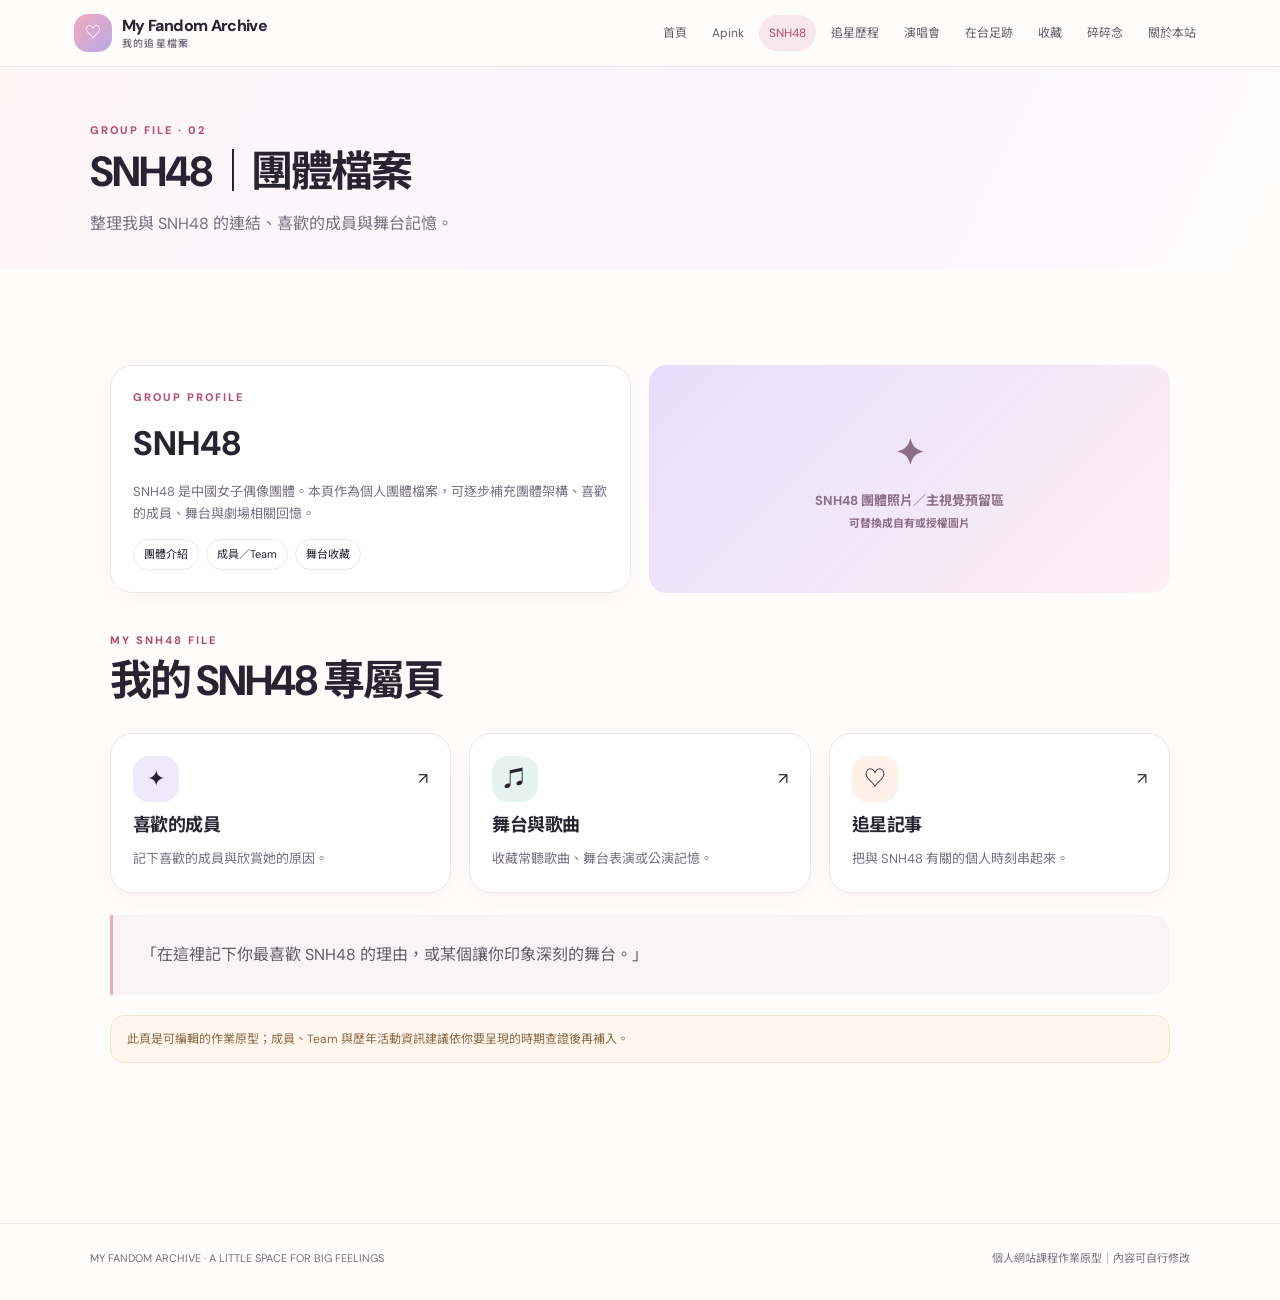
<file: snh48.html>
<!doctype html><html lang="zh-Hant"><head><meta charset="utf-8"><meta name="viewport" content="width=device-width,initial-scale=1"><meta name="description" content="整理我與 SNH48 的連結、喜歡的成員與舞台記憶。"><title>SNH48｜團體檔案｜My Fandom Archive</title><link rel="stylesheet" href="styles.css"></head><body><header class="site-header"><div class="nav-wrap"><a class="brand" href="index.html"><span class="brand-mark">♡</span><span class="brand-name">My Fandom Archive<small>我的追星檔案</small></span></a><button class="menu-toggle" aria-label="開啟導覽選單" aria-expanded="false">☰</button><nav class="nav"><a href="index.html">首頁</a><a href="apink.html">Apink</a><a href="snh48.html">SNH48</a><a href="journey.html">追星歷程</a><a href="concerts.html">演唱會</a><a href="taiwan.html">在台足跡</a><a href="collection.html">收藏</a><a href="notes.html">碎碎念</a><a href="about.html">關於本站</a></nav></div></header><main><section class="page-heading"><div class="container"><div class="eyebrow">GROUP FILE · 02</div><h1>SNH48｜團體檔案</h1><p>整理我與 SNH48 的連結、喜歡的成員與舞台記憶。</p></div></section><section class="section"><div class="container"><section class="section"><div class="container"><div class="grid two"><div class="card"><div class="eyebrow">GROUP PROFILE</div><h2 style="font-size:34px;margin:8px 0">SNH48</h2><p>SNH48 是中國女子偶像團體。本頁作為個人團體檔案，可逐步補充團體架構、喜歡的成員、舞台與劇場相關回憶。</p><div class="member-pills"><span>團體介紹</span><span>成員／Team</span><span>舞台收藏</span></div></div><div class="photo-placeholder" style="background:linear-gradient(135deg,#e6defb,#fff0f5)"><div><span>✦</span>SNH48 團體照片／主視覺預留區<br><small>可替換成自有或授權圖片</small></div></div></div><div class="section-head" style="margin-top:38px"><div><div class="eyebrow">MY SNH48 FILE</div><h2>我的 SNH48 專屬頁</h2></div></div><div class="grid three"><a class="card" href="notes.html"><div class="card-top"><span class="icon-box lav">✦</span><span>↗</span></div><h3>喜歡的成員</h3><p>記下喜歡的成員與欣賞她的原因。</p></a><a class="card" href="collection.html"><div class="card-top"><span class="icon-box mint">♫</span><span>↗</span></div><h3>舞台與歌曲</h3><p>收藏常聽歌曲、舞台表演或公演記憶。</p></a><a class="card" href="journey.html"><div class="card-top"><span class="icon-box peach">♡</span><span>↗</span></div><h3>追星記事</h3><p>把與 SNH48 有關的個人時刻串起來。</p></a></div><div class="quote" style="margin-top:22px">「在這裡記下你最喜歡 SNH48 的理由，或某個讓你印象深刻的舞台。」</div><div class="notice">此頁是可編輯的作業原型；成員、Team 與歷年活動資訊建議依你要呈現的時期查證後再補入。</div></div></section></div></section></main><footer class="footer"><div class="container footer-inner"><span>MY FANDOM ARCHIVE · A LITTLE SPACE FOR BIG FEELINGS</span><span>個人網站課程作業原型｜內容可自行修改</span></div></footer><script src="script.js"></script></body></html>
</file>
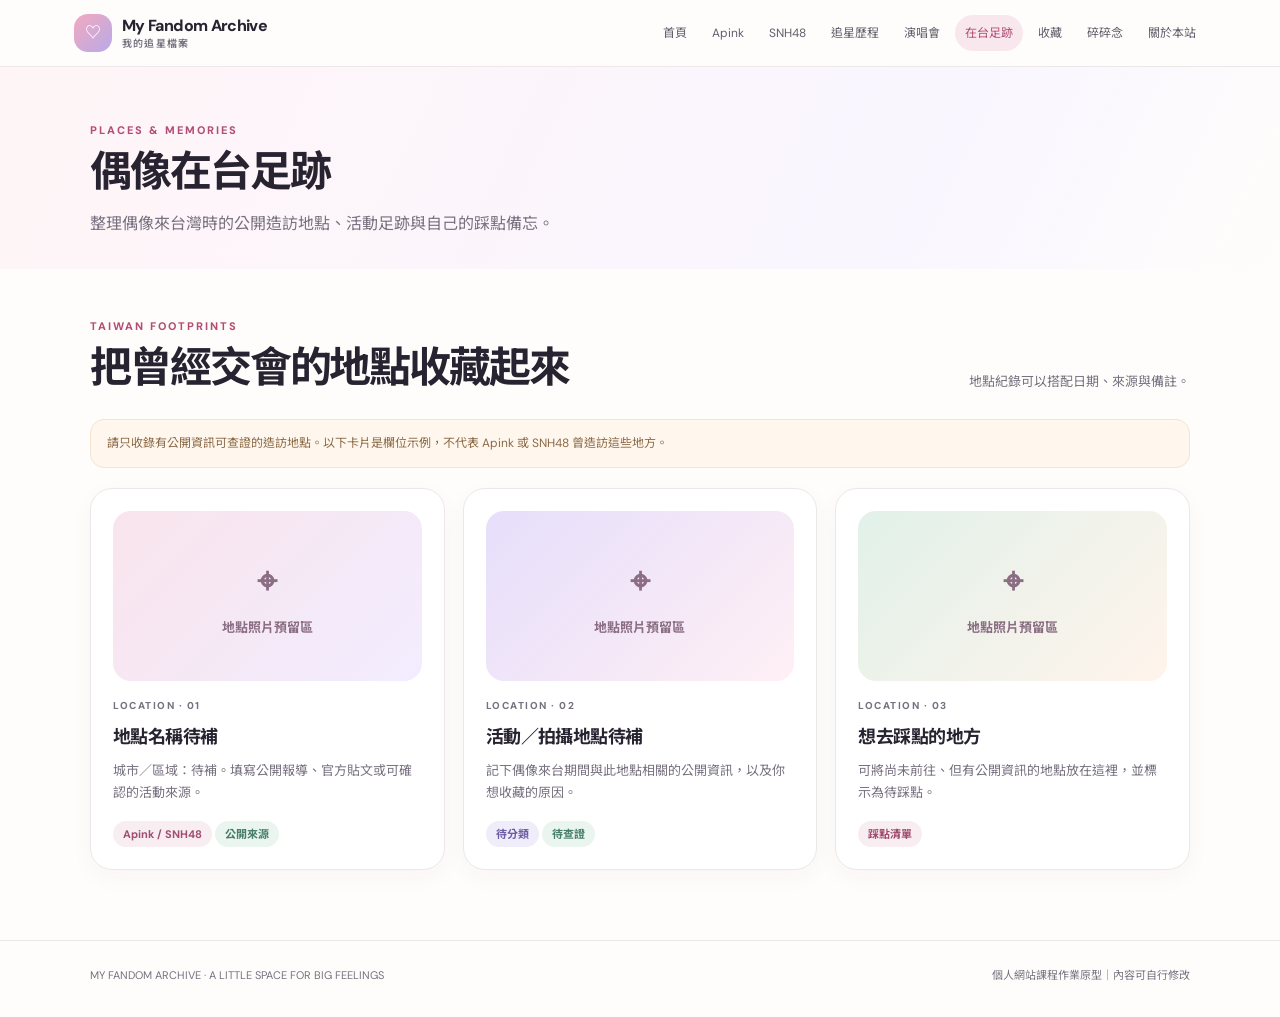
<file: taiwan.html>
<!doctype html><html lang="zh-Hant"><head><meta charset="utf-8"><meta name="viewport" content="width=device-width,initial-scale=1"><meta name="description" content="整理偶像來台灣時的公開造訪地點、活動足跡與自己的踩點備忘。"><title>偶像在台足跡｜My Fandom Archive</title><link rel="stylesheet" href="styles.css"></head><body><header class="site-header"><div class="nav-wrap"><a class="brand" href="index.html"><span class="brand-mark">♡</span><span class="brand-name">My Fandom Archive<small>我的追星檔案</small></span></a><button class="menu-toggle" aria-label="開啟導覽選單" aria-expanded="false">☰</button><nav class="nav"><a href="index.html">首頁</a><a href="apink.html">Apink</a><a href="snh48.html">SNH48</a><a href="journey.html">追星歷程</a><a href="concerts.html">演唱會</a><a href="taiwan.html">在台足跡</a><a href="collection.html">收藏</a><a href="notes.html">碎碎念</a><a href="about.html">關於本站</a></nav></div></header><main><section class="page-heading"><div class="container"><div class="eyebrow">PLACES & MEMORIES</div><h1>偶像在台足跡</h1><p>整理偶像來台灣時的公開造訪地點、活動足跡與自己的踩點備忘。</p></div></section><section class="section"><div class="container"><div class="section-head"><div><div class="eyebrow">TAIWAN FOOTPRINTS</div><h2>把曾經交會的地點收藏起來</h2></div><p>地點紀錄可以搭配日期、來源與備註。</p></div><div class="notice">請只收錄有公開資訊可查證的造訪地點。以下卡片是欄位示例，不代表 Apink 或 SNH48 曾造訪這些地方。</div><div class="grid three"><article class="card" data-searchable><div class="photo-placeholder"><div><span>⌖</span>地點照片預留區</div></div><div class="smallcaps" style="margin-top:16px">LOCATION · 01</div><h3>地點名稱待補</h3><p>城市／區域：待補。填寫公開報導、官方貼文或可確認的活動來源。</p><div style="margin-top:13px"><span class="tag">Apink / SNH48</span><span class="tag mint">公開來源</span></div></article><article class="card" data-searchable><div class="photo-placeholder" style="background:linear-gradient(135deg,#e6defb,#fff0f5)"><div><span>⌖</span>地點照片預留區</div></div><div class="smallcaps" style="margin-top:16px">LOCATION · 02</div><h3>活動／拍攝地點待補</h3><p>記下偶像來台期間與此地點相關的公開資訊，以及你想收藏的原因。</p><div style="margin-top:13px"><span class="tag lav">待分類</span><span class="tag mint">待查證</span></div></article><article class="card" data-searchable><div class="photo-placeholder" style="background:linear-gradient(135deg,#e1f1e9,#fff4ec)"><div><span>⌖</span>地點照片預留區</div></div><div class="smallcaps" style="margin-top:16px">LOCATION · 03</div><h3>想去踩點的地方</h3><p>可將尚未前往、但有公開資訊的地點放在這裡，並標示為待踩點。</p><div style="margin-top:13px"><span class="tag">踩點清單</span></div></article></div></div></section></main><footer class="footer"><div class="container footer-inner"><span>MY FANDOM ARCHIVE · A LITTLE SPACE FOR BIG FEELINGS</span><span>個人網站課程作業原型｜內容可自行修改</span></div></footer><script src="script.js"></script></body></html>
</file>
<file: styles.css>
@import url('https://fonts.googleapis.com/css2?family=DM+Sans:wght@400;500;600;700&family=Noto+Sans+TC:wght@400;500;600;700;800&display=swap');
:root{--ink:#282331;--muted:#777180;--paper:#fffdfb;--line:#eee7e9;--pink:#f3a9bf;--pink-dark:#b34d75;--lav:#b8a9e8;--lav-dark:#6d5ca5;--peach:#f6d7c8;--mint:#d9ece5;--shadow:0 18px 50px rgba(62,42,66,.08)}*{box-sizing:border-box}html{scroll-behavior:smooth}body{margin:0;background:var(--paper);color:var(--ink);font-family:'DM Sans','Noto Sans TC',sans-serif;line-height:1.7}a{color:inherit;text-decoration:none}button,select{font:inherit}.site-header{position:sticky;top:0;z-index:10;background:rgba(255,253,251,.92);backdrop-filter:blur(14px);border-bottom:1px solid var(--line)}.nav-wrap{max-width:1180px;margin:auto;padding:14px 24px;display:flex;align-items:center;justify-content:space-between;gap:22px}.brand{display:flex;align-items:center;gap:10px;white-space:nowrap}.brand-mark{display:grid;place-items:center;width:38px;height:38px;border-radius:14px;background:linear-gradient(135deg,var(--pink),var(--lav));color:#fff;font-weight:800}.brand-name{font-weight:800;letter-spacing:-.04em;line-height:1.2}.brand-name small{display:block;font-size:10px;letter-spacing:.12em;color:var(--muted);font-weight:600;margin-top:3px}.nav{display:flex;gap:5px;align-items:center;flex-wrap:wrap;justify-content:flex-end}.nav a{font-size:12px;color:#645d6b;padding:8px 10px;border-radius:99px;transition:.2s}.nav a:hover,.nav a.active{background:#f8e8ee;color:var(--pink-dark)}.menu-toggle{display:none;border:1px solid var(--line);background:#fff;border-radius:12px;padding:7px 11px}.container{width:min(1100px,calc(100% - 40px));margin:auto}.hero{padding:72px 0 56px;position:relative;overflow:hidden}.hero:before,.hero:after{content:'';position:absolute;border-radius:50%;z-index:-1;filter:blur(1px)}.hero:before{width:340px;height:340px;background:#fce9ef;right:-80px;top:-110px}.hero:after{width:210px;height:210px;background:#eee8fc;right:170px;bottom:-130px}.eyebrow{font-size:11px;letter-spacing:.18em;text-transform:uppercase;color:var(--pink-dark);font-weight:800}.hero-grid{display:grid;grid-template-columns:1.1fr .9fr;gap:50px;align-items:center}.hero h1{font-size:clamp(42px,6vw,72px);line-height:1.08;letter-spacing:-.065em;margin:18px 0 20px}.hero h1 span{color:var(--pink-dark)}.hero p{max-width:560px;color:var(--muted);margin:0 0 26px}.button-row{display:flex;gap:10px;flex-wrap:wrap}.btn{display:inline-flex;align-items:center;justify-content:center;padding:11px 17px;border-radius:99px;background:var(--ink);color:white;font-size:13px;font-weight:700;border:1px solid var(--ink);cursor:pointer;transition:.2s}.btn:hover{transform:translateY(-2px);box-shadow:var(--shadow)}.btn.secondary{background:white;color:var(--ink);border-color:var(--line)}.hero-art{min-height:360px;position:relative;display:grid;place-items:center}.art-card{position:absolute;border-radius:26px;box-shadow:var(--shadow);display:flex;flex-direction:column;justify-content:space-between;padding:22px;overflow:hidden}.art-card.one{width:230px;height:290px;background:linear-gradient(145deg,#f5bfd0,#fff0f3);left:5%;top:28px;transform:rotate(-8deg)}.art-card.two{width:230px;height:290px;background:linear-gradient(145deg,#c9bdf1,#f3efff);right:4%;top:45px;transform:rotate(8deg)}.art-symbol{font-size:56px;line-height:1;color:rgba(255,255,255,.92);font-weight:800}.art-label{font-size:12px;letter-spacing:.13em;font-weight:800}.art-label strong{display:block;font-size:24px;letter-spacing:-.04em}.floating-note{position:absolute;bottom:12px;left:50%;transform:translateX(-50%);background:#fff;border:1px solid var(--line);border-radius:15px;padding:12px 17px;box-shadow:var(--shadow);font-size:12px;white-space:nowrap}.section{padding:48px 0 70px}.section-head{display:flex;align-items:end;justify-content:space-between;gap:18px;margin-bottom:26px}.section-head h2,.page-heading h1{font-size:clamp(28px,4vw,42px);line-height:1.2;letter-spacing:-.05em;margin:7px 0 0}.section-head p{margin:0;color:var(--muted);font-size:13px}.page-heading{padding:54px 0 32px;background:linear-gradient(115deg,#fff5f7,#f9f6ff 72%,#fffdfb)}.page-heading p{color:var(--muted);max-width:650px;margin:13px 0 0}.grid{display:grid;gap:18px}.grid.two{grid-template-columns:repeat(2,minmax(0,1fr))}.grid.three{grid-template-columns:repeat(3,minmax(0,1fr))}.grid.four{grid-template-columns:repeat(4,minmax(0,1fr))}.card{background:#fff;border:1px solid var(--line);border-radius:22px;padding:22px;box-shadow:0 7px 24px rgba(53,35,55,.035);transition:transform .2s,box-shadow .2s}.card:hover{transform:translateY(-3px);box-shadow:var(--shadow)}.card h3{font-size:18px;letter-spacing:-.03em;margin:8px 0}.card p{color:var(--muted);font-size:13px;margin:0}.card-top{display:flex;align-items:center;justify-content:space-between;gap:12px}.icon-box{width:46px;height:46px;border-radius:16px;display:grid;place-items:center;font-size:22px;background:#fce9ef}.icon-box.lav{background:#eee9fb}.icon-box.mint{background:#e6f4ef}.icon-box.peach{background:#fff0e8}.tag{display:inline-flex;align-items:center;padding:4px 10px;border-radius:99px;background:#f8edf1;color:#a04e70;font-size:11px;font-weight:700;margin:3px 3px 0 0}.tag.lav{background:#f0edfb;color:#6d5ca5}.tag.mint{background:#eaf5f0;color:#477e6b}.stats{display:grid;grid-template-columns:repeat(3,1fr);gap:12px;margin-top:30px}.stat{border:1px solid var(--line);background:rgba(255,255,255,.72);border-radius:17px;padding:17px}.stat strong{font-size:27px;display:block;letter-spacing:-.05em}.stat span{font-size:11px;color:var(--muted)}.group-banner{min-height:245px;padding:28px;border-radius:24px;display:flex;flex-direction:column;justify-content:space-between;overflow:hidden;position:relative}.group-banner.apink{background:linear-gradient(135deg,#f7c5d5,#fff0f4)}.group-banner.snh{background:linear-gradient(135deg,#d3c8f6,#f5f1ff)}.group-banner .big-word{font-size:clamp(36px,5vw,54px);letter-spacing:-.07em;font-weight:800;line-height:1}.group-banner .orbit{position:absolute;right:-18px;bottom:-60px;width:200px;height:200px;border:1px solid rgba(255,255,255,.8);border-radius:50%}.group-banner .orbit:before,.group-banner .orbit:after{content:'';position:absolute;border:1px solid rgba(255,255,255,.8);border-radius:50%;inset:20px}.group-banner .orbit:after{inset:45px}.list{list-style:none;padding:0;margin:0}.list li{padding:13px 0;border-bottom:1px solid var(--line);display:flex;justify-content:space-between;gap:20px;font-size:13px}.list li:last-child{border:0}.list small{color:var(--muted)}.timeline{position:relative;padding-left:24px}.timeline:before{content:'';position:absolute;left:5px;top:8px;bottom:8px;width:2px;background:#f1d3df}.timeline-item{position:relative;padding:0 0 24px 14px}.timeline-item:before{content:'';position:absolute;left:-24px;top:7px;width:10px;height:10px;border-radius:50%;background:var(--pink-dark);border:3px solid #fbe8ef}.timeline-item time{font-size:11px;color:var(--pink-dark);font-weight:800;letter-spacing:.08em}.timeline-item h3{margin:3px 0;font-size:16px}.timeline-item p{margin:0;color:var(--muted);font-size:13px}.filters{display:flex;gap:9px;flex-wrap:wrap;align-items:center;margin-bottom:22px}.filters select,.filters input{background:#fff;border:1px solid var(--line);border-radius:99px;padding:10px 14px;color:var(--ink);font-size:12px;outline:none}.filter-chip{border:1px solid var(--line);background:white;padding:8px 14px;border-radius:99px;font-size:12px;cursor:pointer}.filter-chip.active{background:var(--ink);color:#fff;border-color:var(--ink)}.post-card{background:#fff;border:1px solid var(--line);border-radius:20px;padding:21px}.post-meta{display:flex;justify-content:space-between;gap:12px;color:var(--muted);font-size:11px}.post-card h3{font-size:16px;margin:12px 0 7px}.post-card p{font-size:13px;color:#615b68;margin:0 0 15px}.post-foot{display:flex;justify-content:space-between;align-items:center;gap:10px;flex-wrap:wrap}.quote{padding:26px 28px;background:#fbf4f7;border-left:3px solid var(--pink);border-radius:0 18px 18px 0;color:#665b67}.photo-placeholder{min-height:170px;border-radius:18px;background:linear-gradient(135deg,#f9e4ec,#f2edff);display:grid;place-items:center;color:#8b6e83;font-size:13px;font-weight:700;text-align:center;padding:18px}.photo-placeholder span{font-size:35px;display:block;margin-bottom:6px}.detail-grid{display:grid;grid-template-columns:.8fr 1.2fr;gap:20px}.footer{border-top:1px solid var(--line);padding:25px 0 32px;color:var(--muted);font-size:11px}.footer-inner{display:flex;justify-content:space-between;gap:18px;flex-wrap:wrap}.notice{padding:13px 16px;background:#fff7ed;border:1px solid #f5e4cf;border-radius:14px;color:#8a6946;font-size:12px;margin:20px 0}.empty{padding:35px;text-align:center;color:var(--muted);border:1px dashed var(--line);border-radius:18px;display:none}.smallcaps{font-size:10px;letter-spacing:.15em;text-transform:uppercase;font-weight:800;color:var(--muted)}.member-pills{display:flex;flex-wrap:wrap;gap:7px;margin-top:14px}.member-pills span{font-size:11px;background:#fff;border:1px solid var(--line);border-radius:99px;padding:5px 10px}.collection-art{height:140px;border-radius:16px;background:linear-gradient(135deg,#fce4ec,#f7f0ff);display:grid;place-items:center;font-size:42px;margin-bottom:15px}.collection-art.blue{background:linear-gradient(135deg,#dfeaf9,#f4f2ff)}.collection-art.gold{background:linear-gradient(135deg,#f9e9c9,#fff7e9)}
@media(max-width:900px){.nav-wrap{align-items:flex-start}.menu-toggle{display:block}.nav{display:none;position:absolute;top:66px;left:0;right:0;background:var(--paper);padding:15px 20px 20px;border-bottom:1px solid var(--line);justify-content:flex-start}.nav.open{display:flex}.hero-grid{grid-template-columns:1fr;gap:10px}.hero-art{min-height:300px}.grid.four{grid-template-columns:repeat(2,minmax(0,1fr))}.grid.three{grid-template-columns:repeat(2,minmax(0,1fr))}.detail-grid{grid-template-columns:1fr}}
@media(max-width:600px){.container{width:min(100% - 28px,1100px)}.nav-wrap{padding:12px 14px}.brand-name{font-size:14px}.hero{padding:48px 0 36px}.hero-art{min-height:270px}.art-card.one,.art-card.two{width:185px;height:235px;padding:17px}.art-symbol{font-size:42px}.floating-note{font-size:10px}.section{padding:34px 0 48px}.grid.two,.grid.three,.grid.four{grid-template-columns:1fr}.section-head{align-items:flex-start;flex-direction:column}.stats{gap:7px}.stat{padding:12px}.stat strong{font-size:22px}.page-heading{padding:40px 0 26px}.card{padding:18px}}
</file>
